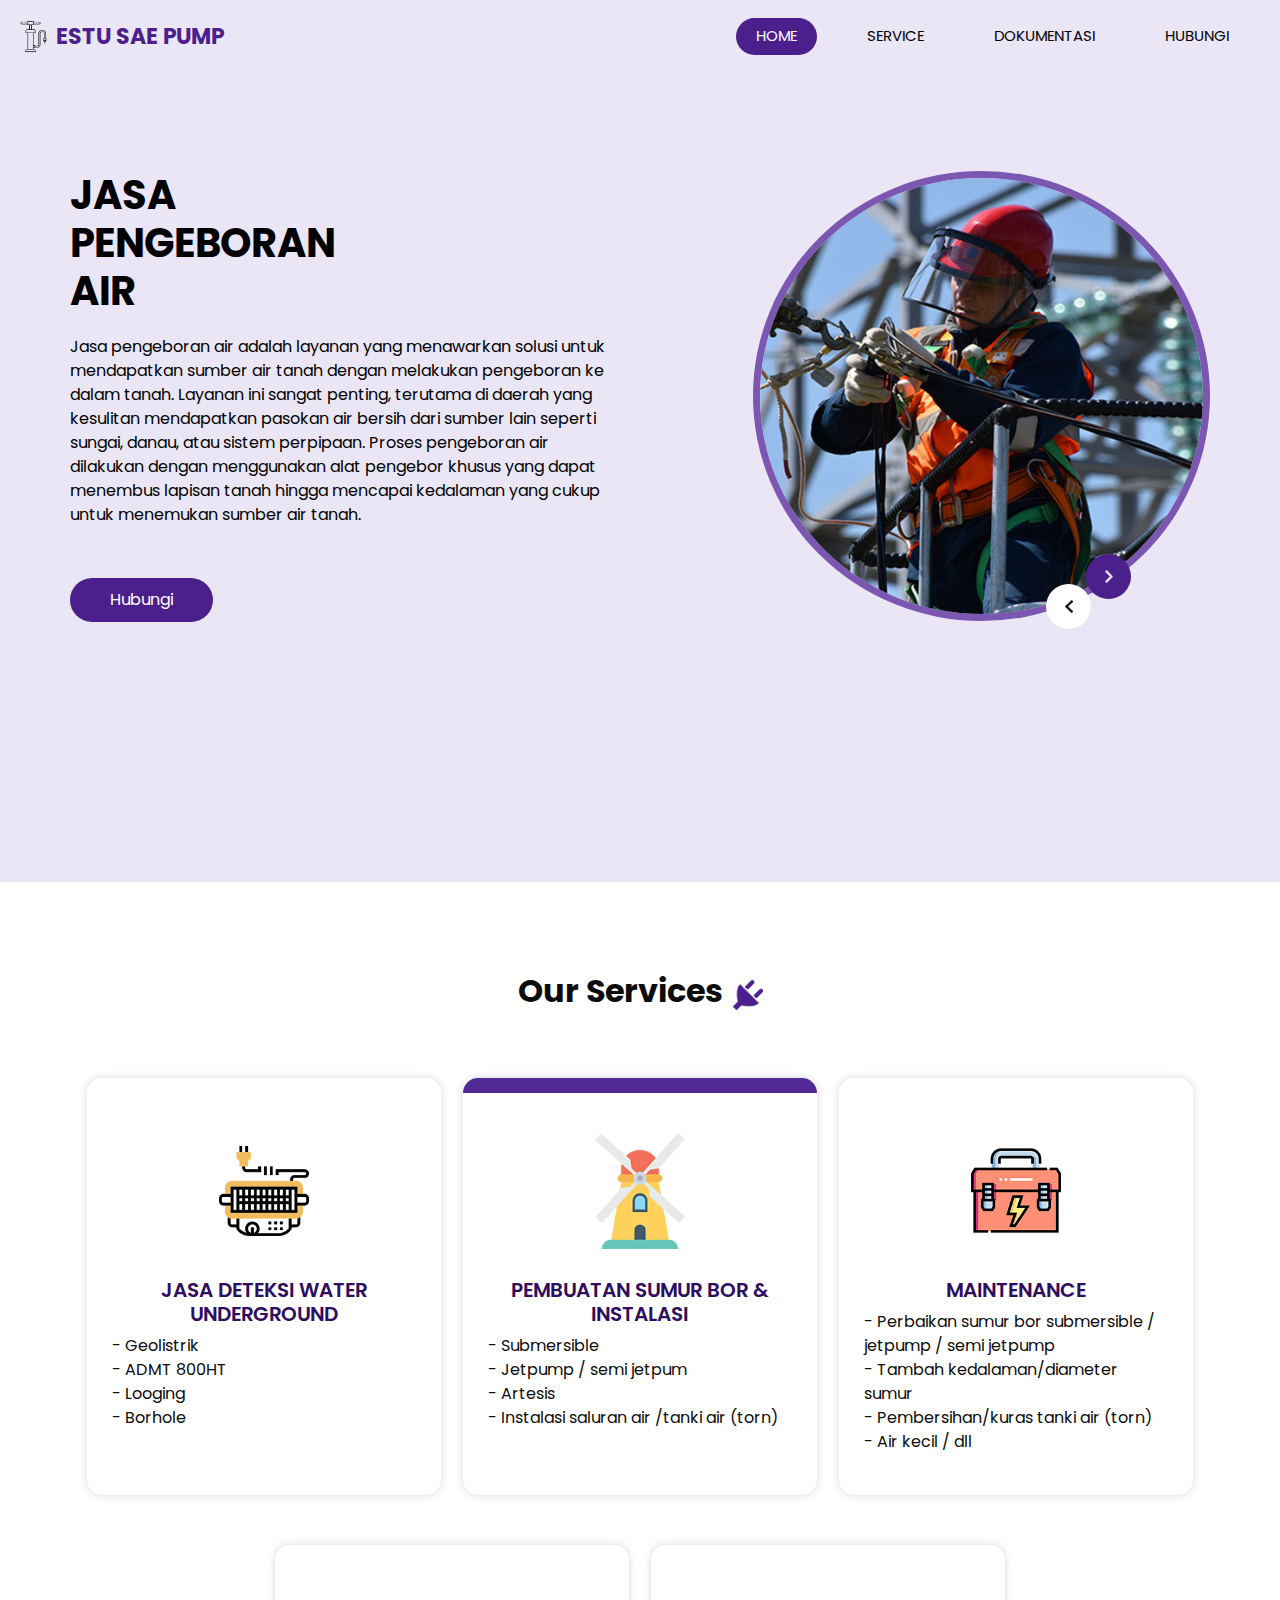
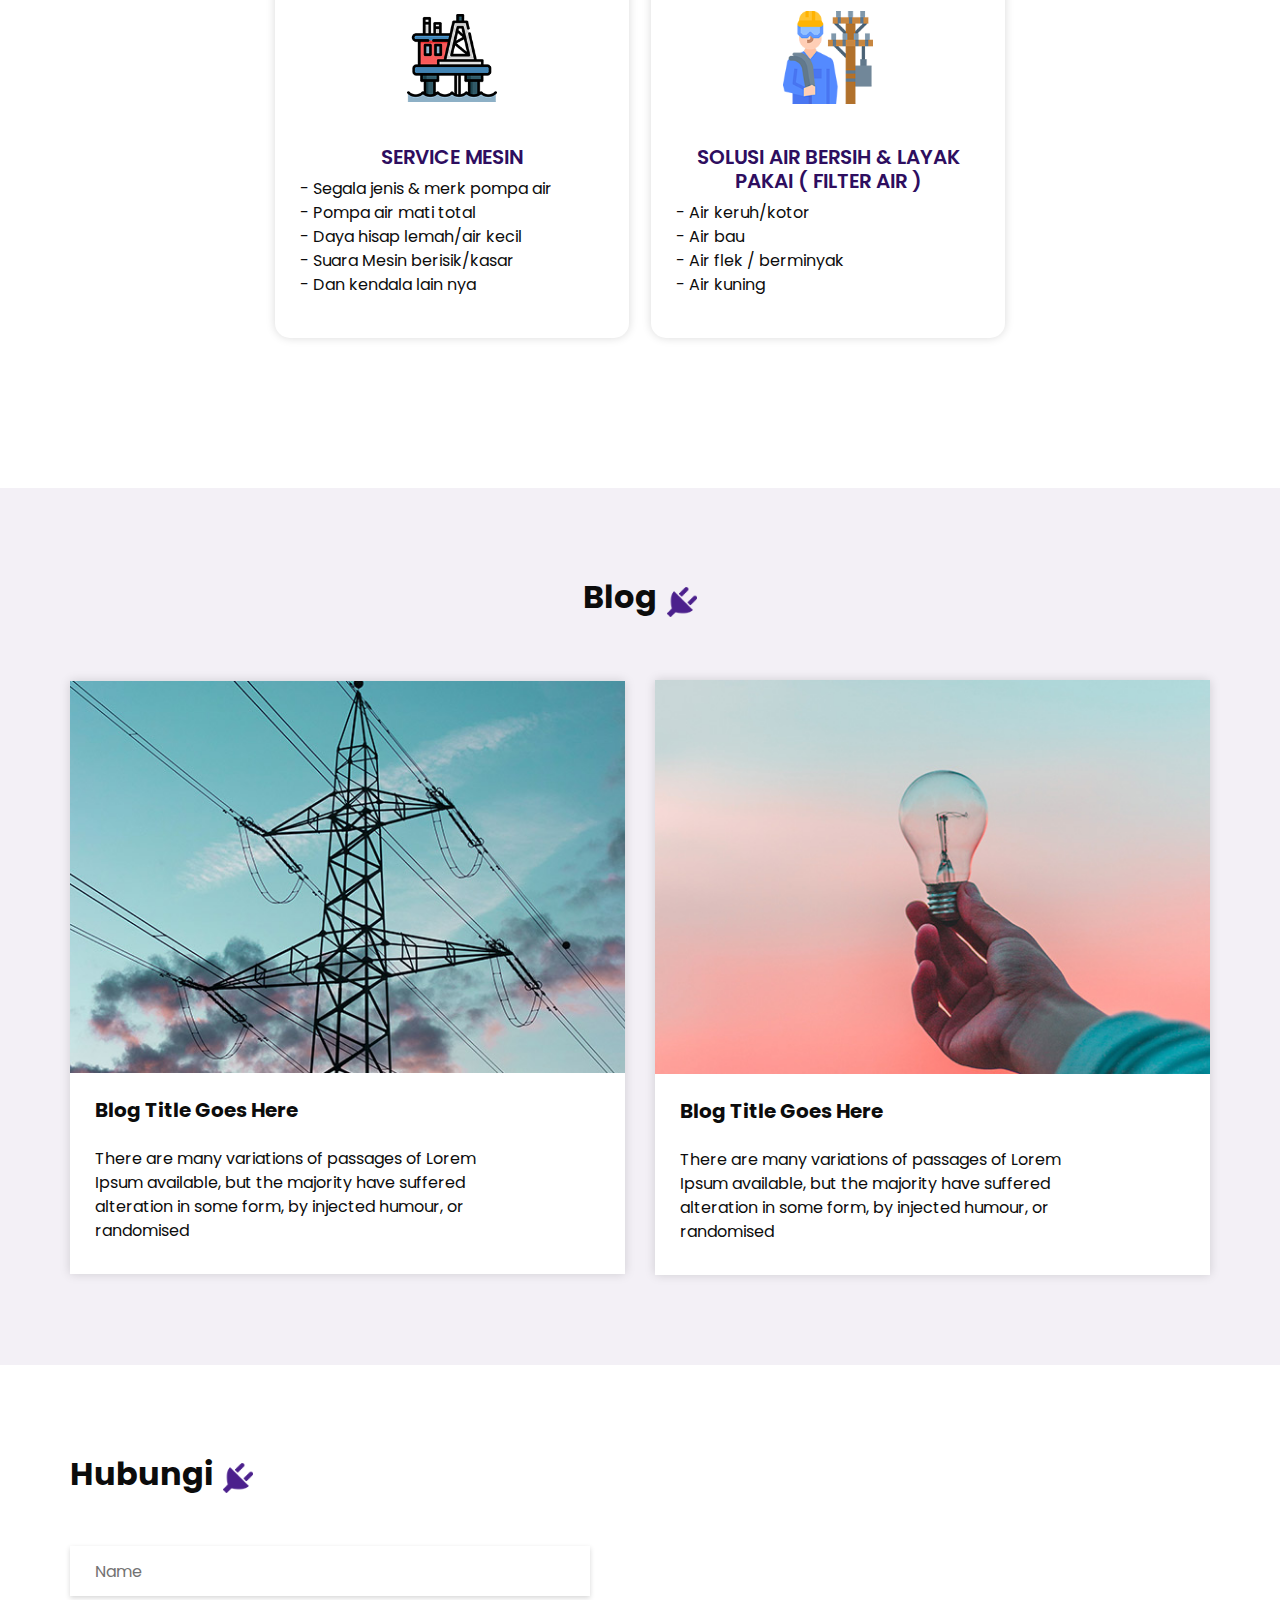
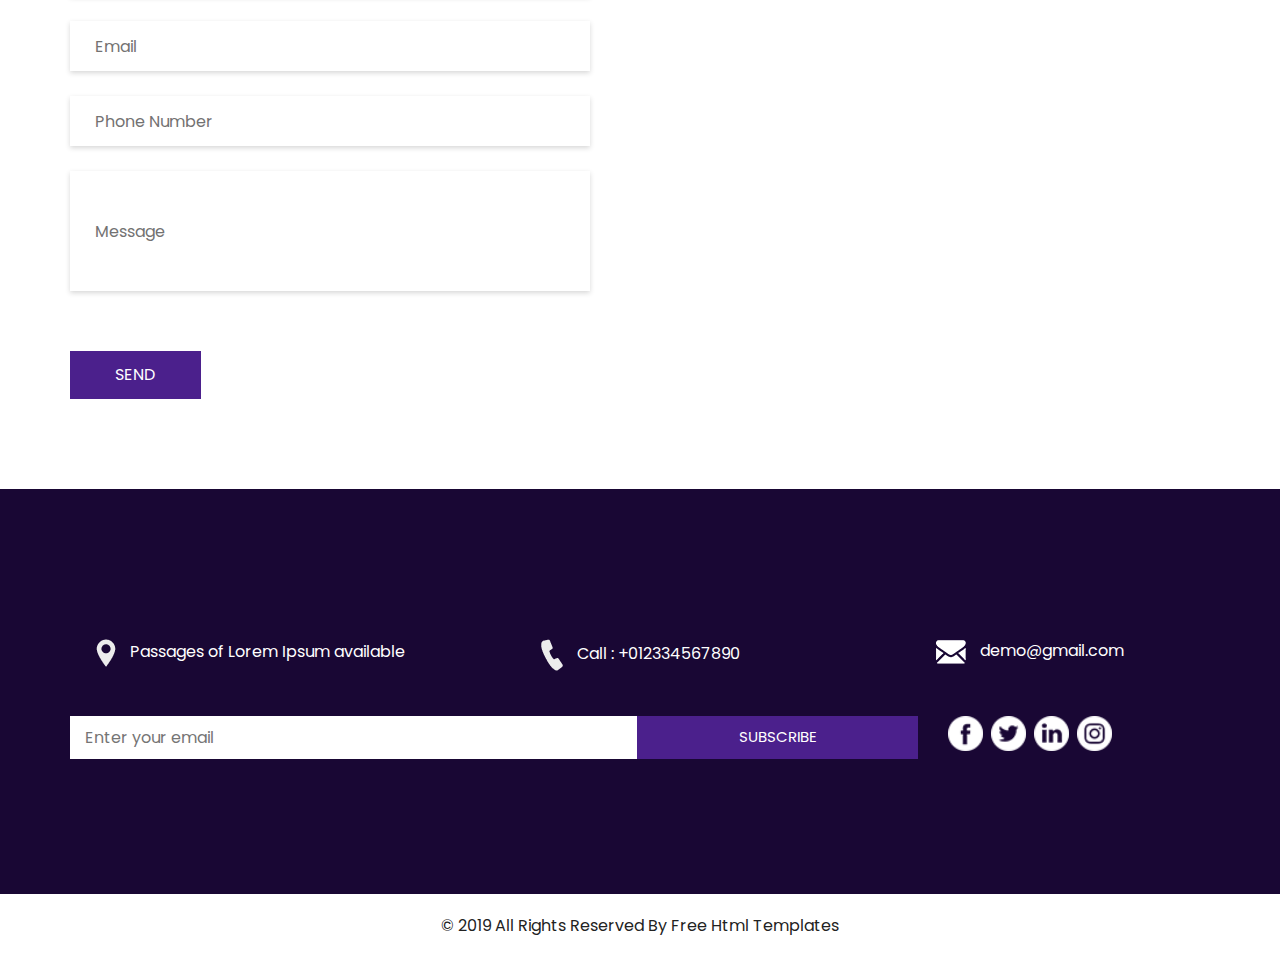
<file: index.html>
<!DOCTYPE html>
<html>

<head>
  <!-- Basic -->
  <meta charset="utf-8" />
  <meta http-equiv="X-UA-Compatible" content="IE=edge" />
  <!-- Mobile Metas -->
  <meta name="viewport" content="width=device-width, initial-scale=1, shrink-to-fit=no" />
  <!-- Site Metas -->
  <meta name="keywords" content="" />
  <meta name="description" content="" />
  <meta name="author" content="" />

  <title>ESTU SAE PUMP</title>

  <!-- slider stylesheet -->
  <link rel="stylesheet" type="text/css" href="https://cdnjs.cloudflare.com/ajax/libs/OwlCarousel2/2.1.3/assets/owl.carousel.min.css" />

  <!-- bootstrap core css -->
  <link rel="stylesheet" type="text/css" href="css/bootstrap.css" />

  <!-- fonts style -->
  <link href="https://fonts.googleapis.com/css?family=Poppins:400,600,700&display=swap" rel="stylesheet">
  <!-- Custom styles for this template -->
  <link href="css/style.css" rel="stylesheet" />
  <!-- responsive style -->
  <link href="css/responsive.css" rel="stylesheet" />
</head>

<body>

  <div class="hero_area">
    <!-- header section strats -->
    <header class="header_section">
      <div class="container">
        <nav class="navbar navbar-expand-lg fixed-top custom_nav-container ">
          <a class="navbar-brand" href="#home">
            <img src="images/logo-1.png" alt="">
            <span>
              ESTU SAE PUMP
            </span>
          </a>
          <button class="navbar-toggler" type="button" data-toggle="collapse" data-target="#navbarSupportedContent" aria-controls="navbarSupportedContent" aria-expanded="false" aria-label="Toggle navigation">
            <span class="s-1"> </span>
            <span class="s-2"> </span>
            <span class="s-3"> </span>
          </button>

          <div class="collapse navbar-collapse" id="navbarSupportedContent">
            <div class="d-flex ml-auto flex-column flex-lg-row align-items-center">
              <ul class="navbar-nav  ">
                <li class="nav-item active">
                  <a class="nav-link" href="#home">Home <span class="sr-only">(current)</span></a>
                </li>
                <li class="nav-item">
                  <a class="nav-link" href="#service"> Service </a>
                </li>
                <li class="nav-item">
                  <a class="nav-link" href="#dokumentasi"> Dokumentasi </a>
                </li>
                <li class="nav-item">
                  <a class="nav-link" href="#hubungi"> Hubungi </a>
                </li>
              </ul>
            </div>
          </div>
        </nav>
      </div>
    </header>
    <!-- end header section -->

    <!-- slider section -->
    <section class=" slider_section " id="home">
      <div class="container">
        <div class="row">
          <div class="col-md-6 ">
            <div class="detail_box">
              <h1>
                Jasa <br>
                Pengeboran <br>
                Air
              </h1>
              <p>
                Jasa pengeboran air adalah layanan yang menawarkan solusi untuk mendapatkan sumber air tanah dengan melakukan pengeboran ke dalam tanah. Layanan ini sangat penting, terutama di daerah yang kesulitan mendapatkan pasokan air bersih dari sumber lain seperti sungai, danau, atau sistem perpipaan. Proses pengeboran air dilakukan dengan menggunakan alat pengebor khusus yang dapat menembus lapisan tanah hingga mencapai kedalaman yang cukup untuk menemukan sumber air tanah.
              </p>
              <a href="" class="">
                Hubungi
            </div>
          </div>
          <div class="col-lg-5 col-md-6 offset-lg-1">
            <div class="img_content">
              <div class="img_container">
                <div id="carouselExampleControls" class="carousel slide" data-ride="carousel">
                  <div class="carousel-inner">
                    <div class="carousel-item active">
                      <div class="img-box">
                        <img src="images/slider-img.jpg" alt="">
                      </div>
                    </div>
                    <div class="carousel-item">
                      <div class="img-box">
                        <img src="images/slider-img.jpg" alt="">
                      </div>
                    </div>
                    <div class="carousel-item">
                      <div class="img-box">
                        <img src="images/slider-img.jpg" alt="">
                      </div>
                    </div>
                  </div>
                </div>
              </div>
              <a class="carousel-control-prev" href="#carouselExampleControls" role="button" data-slide="prev">
                <span class="sr-only">Previous</span>
              </a>
              <a class="carousel-control-next" href="#carouselExampleControls" role="button" data-slide="next">
                <span class="sr-only">Next</span>
              </a>
            </div>

          </div>
        </div>
      </div>
    </section>
    <!-- end slider section -->
  </div>


  <!-- service section -->
  <section class="service_section layout_padding" id="service">
    <div class="container">
      <div class="heading_container">
        <h2>
          Our Services
        </h2>
        <img src="images/plug.png" alt="">
      </div>

      <div class="service_container">
        <div class="box">
          <div class="img-box">
            <img src="images/s1.png" class="img1" alt="">
          </div>
          <div class="detail-box">
            <h5>
              JASA DETEKSI WATER UNDERGROUND
            </h5>
            <p class="keterangan">
              - Geolistrik<br>
              - ADMT 800HT<br>
              - Looging<br>
              - Borhole
            </p>
          </div>
        </div>
        <div class="box active">
          <div class="img-box">
            <img src="images/s2.png" class="img1" alt="">
          </div>
          <div class="detail-box">
            <h5>
              PEMBUATAN SUMUR BOR & INSTALASI
            </h5>
            <p class="keterangan">
              - Submersible<br>
              - Jetpump / semi jetpum<br>
              - Artesis <br>
              - Instalasi saluran air /tanki air (torn)
            </p>
          </div>
        </div>
        <div class="box">
          <div class="img-box">
            <img src="images/s3.png" class="img1" alt="">
          </div>
          <div class="detail-box">
            <h5>
              MAINTENANCE
            </h5>
            <p class="keterangan">
              - Perbaikan sumur bor submersible / jetpump / semi jetpump<br>
              - Tambah kedalaman/diameter sumur<br>
              - Pembersihan/kuras tanki air (torn)<br>
              - Air kecil / dll
            </p>
          </div>
        </div>
        <div class="box ">
          <div class="img-box">
            <img src="images/s4.png" class="img1" alt="">
          </div>
          <div class="detail-box">
            <h5>
              SERVICE MESIN
            </h5>
            <p class="keterangan">
              - Segala jenis & merk pompa air <br>
              - Pompa air mati total <br>
              - Daya hisap lemah/air kecil <br>
              - Suara Mesin berisik/kasar <br>
              - Dan kendala lain nya <br>
            </p>
          </div>
        </div>
        <div class="box">
          <div class="img-box">
            <img src="images/s5.png" class="img1" alt="">
          </div>
          <div class="detail-box">
            <h5>
              SOLUSI AIR BERSIH & LAYAK PAKAI ( FILTER AIR )
            </h5>
            <p class="keterangan">
              - Air keruh/kotor <br>
              - Air bau <br>
              - Air flek / berminyak <br>
              - Air kuning
            </p>
          </div>
        </div>
      </div>
    </div>
  </section>
  <!-- end service section -->

  <!-- about section -->
  <!-- <section class="about_section layout_padding">
    <div class="container">
      <div class="row">
        <div class="col-md-6">
          <div class="detail-box">
            <div class="heading_container">
              <h2>
                About Us
              </h2>
              <img src="images/plug.png" alt="">
            </div>
            <p>
              Lorem ipsum dolor sit amet, consectetur adipiscing elit, sed do
              eiusmod tempor incididunt ut labore et dolore magna aliqua. Ut
              enim ad minim veniam, quis nostrud exercitation ullamco laboris
              nisi ut aliquip ex ea commodo consequat. Duis aute irure dolor
              in reprehenderit in voluptate velit
            </p>
            <a href="">
              Read More
            </a>
          </div>
        </div>
        <div class="col-md-6">
          <div class="img_container">
            <div class="img-box b1">
              <img src="images/about-img1.jpg" alt="" />
            </div>
            <div class="img-box b2">
              <img src="images/about-img2.jpg" alt="" />
            </div>
          </div>

        </div>

      </div>
    </div>
  </section> -->

  <!-- end about section -->




  <!-- blog section -->

  <section class="blog_section about_section layout_padding" id="dokumentasi">
    <div class="container">
      <div class="heading_container">
        <h2>
          Blog
        </h2>
        <img src="images/plug.png" alt="">
      </div>
      <div class="row">
        <div class="col-md-6">
          <div class="box">
            <div class="img-box">
              <img src="images/blog1.jpg" alt="">
            </div>
            <div class="detail-box">
              <h5>
                Blog Title Goes Here
              </h5>
              <p>
                There are many variations of passages of Lorem Ipsum available, but the majority have suffered alteration in some form, by injected humour, or randomised
              </p>
            </div>
          </div>
        </div>
        <div class="col-md-6">
          <div class="box">
            <div class="img-box">
              <img src="images/blog2.jpg" alt="">
            </div>
            <div class="detail-box">
              <h5>
                Blog Title Goes Here
              </h5>
              <p>
                There are many variations of passages of Lorem Ipsum available, but the majority have suffered alteration in some form, by injected humour, or randomised
              </p>
            </div>
          </div>
        </div>
      </div>
    </div>
  </section>

  <!-- end blog section -->



  <!-- contact section -->

  <section class="contact_section layout_padding" id="hubungi">
    <div class="container ">
      <div class="heading_container">
        <h2>
          Hubungi
        </h2>
        <img src="images/plug.png" alt="">
      </div>
    </div>
    <div class="container">
      <div class="row">
        <div class="col-md-6">
          <form action="">
            <div>
              <input type="text" placeholder="Name" />
            </div>
            <div>
              <input type="email" placeholder="Email" />
            </div>
            <div>
              <input type="text" placeholder="Phone Number" />
            </div>
            <div>
              <input type="text" class="message-box" placeholder="Message" />
            </div>
            <div class="d-flex ">
              <button>
                SEND
              </button>
            </div>
          </form>
        </div>
        <div class="col-md-6">
          <div class="map_container">
            <div class="map-responsive">
              <iframe src="https://www.google.com/maps/embed/v1/place?key=AIzaSyA0s1a7phLN0iaD6-UE7m4qP-z21pH0eSc&q=Eiffel+Tower+Paris+France" width="600" height="300" frameborder="0" style="border:0; width: 100%; height:100%" allowfullscreen></iframe>
            </div>
          </div>
        </div>
      </div>
    </div>
  </section>

  <!-- end contact section -->


  <!-- info section -->

  <section class="info_section layout_padding">
    <div class="container">
      <div class="info_contact">
        <div class="row">
          <div class="col-md-4">
            <a href="">
              <img src="images/location-white.png" alt="">
              <span>
                Passages of Lorem Ipsum available
              </span>
            </a>
          </div>
          <div class="col-md-4">
            <a href="">
              <img src="images/telephone-white.png" alt="">
              <span>
                Call : +012334567890
              </span>
            </a>
          </div>
          <div class="col-md-4">
            <a href="">
              <img src="images/envelope-white.png" alt="">
              <span>
                demo@gmail.com
              </span>
            </a>
          </div>
        </div>
      </div>
      <div class="row">
        <div class="col-md-8 col-lg-9">
          <div class="info_form">
            <form action="">
              <input type="text" placeholder="Enter your email">
              <button>
                subscribe
              </button>
            </form>
          </div>
        </div>
        <div class="col-md-4 col-lg-3">
          <div class="info_social">
            <div>
              <a href="">
                <img src="images/fb.png" alt="">
              </a>
            </div>
            <div>
              <a href="">
                <img src="images/twitter.png" alt="">
              </a>
            </div>
            <div>
              <a href="">
                <img src="images/linkedin.png" alt="">
              </a>
            </div>
            <div>
              <a href="">
                <img src="images/instagram.png" alt="">
              </a>
            </div>
          </div>
        </div>
      </div>

    </div>
  </section>

  <!-- end info section -->

  <!-- footer section -->
  <footer class="container-fluid footer_section">
    <div class="container">
      <div class="row">
        <div class="col-lg-7 col-md-9 mx-auto">
          <p>
            &copy; 2019 All Rights Reserved By
            <a href="https://html.design/">Free Html Templates</a>
          </p>
        </div>
      </div>
    </div>
  </footer>
  <!-- footer section -->


  <script src="js/jquery-3.4.1.min.js"></script>
  <script src="js/bootstrap.js"></script>
  <script src="js/navbar.js"></script>

</body>

</html>
</file>
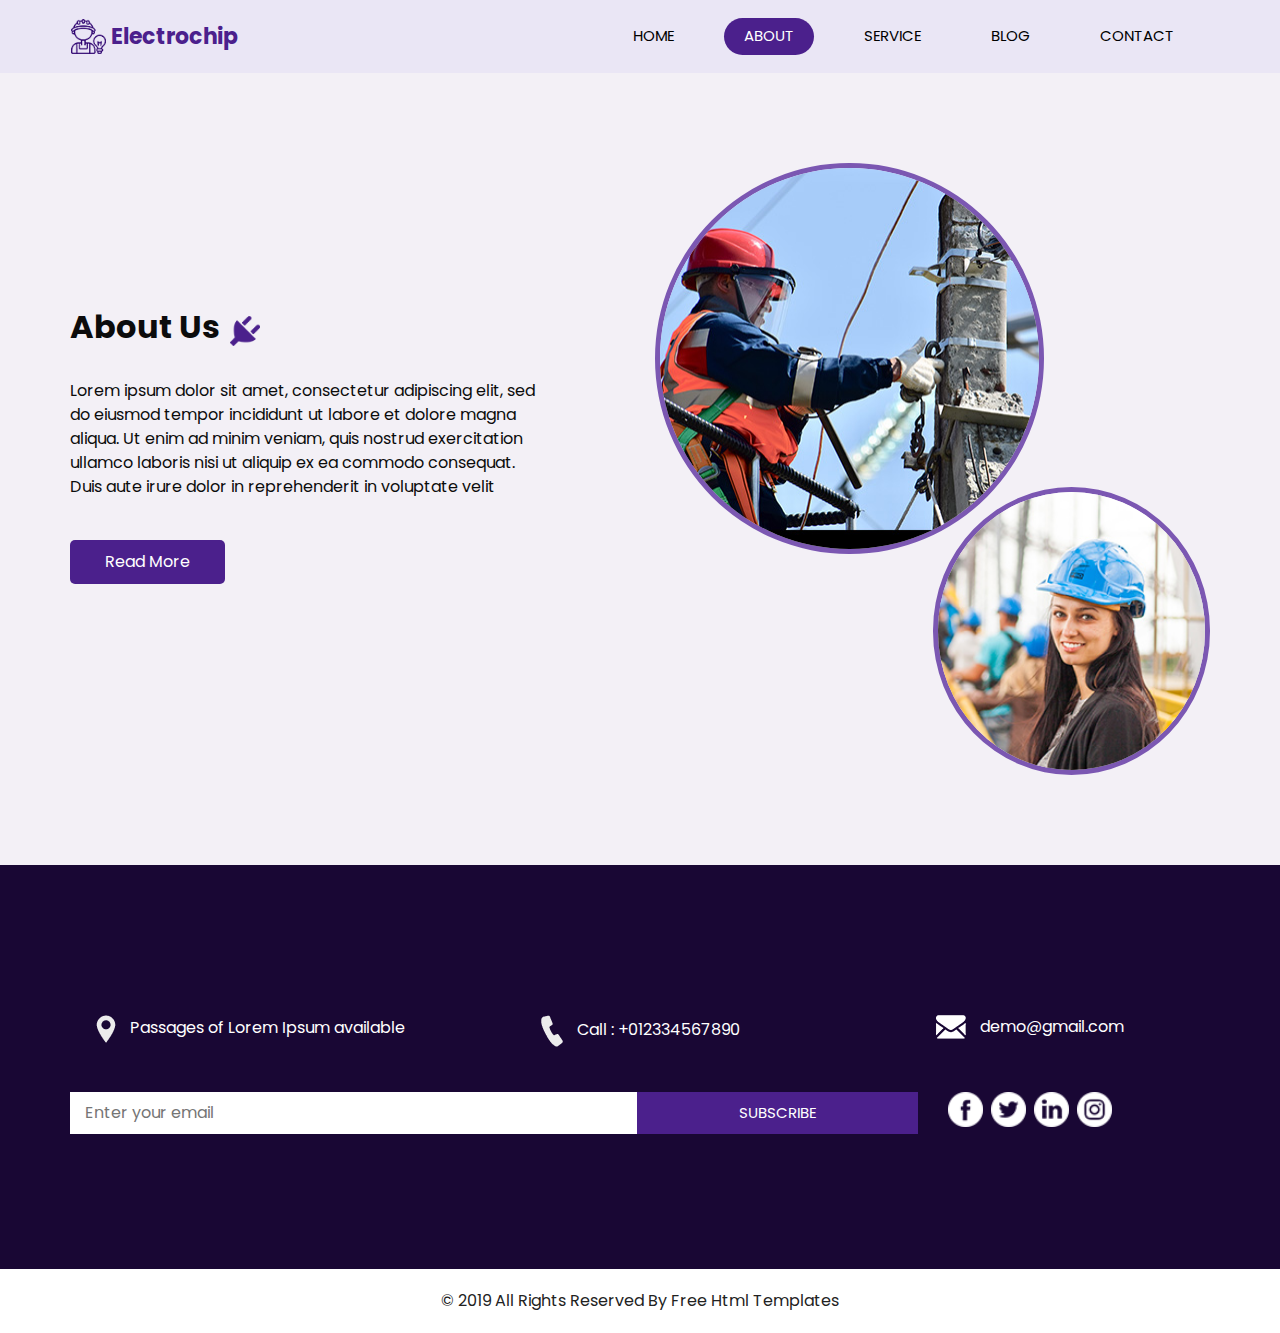
<file: about.html>
<!DOCTYPE html>
<html>

<head>
  <!-- Basic -->
  <meta charset="utf-8" />
  <meta http-equiv="X-UA-Compatible" content="IE=edge" />
  <!-- Mobile Metas -->
  <meta name="viewport" content="width=device-width, initial-scale=1, shrink-to-fit=no" />
  <!-- Site Metas -->
  <meta name="keywords" content="" />
  <meta name="description" content="" />
  <meta name="author" content="" />

  <title>Electrochip</title>

  <!-- slider stylesheet -->
  <link rel="stylesheet" type="text/css" href="https://cdnjs.cloudflare.com/ajax/libs/OwlCarousel2/2.1.3/assets/owl.carousel.min.css" />

  <!-- bootstrap core css -->
  <link rel="stylesheet" type="text/css" href="css/bootstrap.css" />

  <!-- fonts style -->
  <link href="https://fonts.googleapis.com/css?family=Poppins:400,600,700&display=swap" rel="stylesheet">
  <!-- Custom styles for this template -->
  <link href="css/style.css" rel="stylesheet" />
  <!-- responsive style -->
  <link href="css/responsive.css" rel="stylesheet" />
</head>

<body class="sub_page">

  <div class="hero_area">
    <!-- header section strats -->
    <header class="header_section">
      <div class="container">
        <nav class="navbar navbar-expand-lg custom_nav-container ">
          <a class="navbar-brand" href="index.html">
            <img src="images/logo.png" alt="">
            <span>
              Electrochip
            </span>
          </a>
          <button class="navbar-toggler" type="button" data-toggle="collapse" data-target="#navbarSupportedContent" aria-controls="navbarSupportedContent" aria-expanded="false" aria-label="Toggle navigation">
            <span class="s-1"> </span>
            <span class="s-2"> </span>
            <span class="s-3"> </span>
          </button>

          <div class="collapse navbar-collapse" id="navbarSupportedContent">
            <div class="d-flex ml-auto flex-column flex-lg-row align-items-center">
              <ul class="navbar-nav  ">
                <li class="nav-item ">
                  <a class="nav-link" href="index.html">Home <span class="sr-only">(current)</span></a>
                </li>
                <li class="nav-item active">
                  <a class="nav-link" href="about.html"> About</a>
                </li>
                <li class="nav-item">
                  <a class="nav-link" href="service.html"> Service </a>
                </li>
                <li class="nav-item">
                  <a class="nav-link" href="blog.html"> Blog </a>
                </li>
                <li class="nav-item">
                  <a class="nav-link" href="contact.html">Contact </a>
                </li>
              </ul>
            </div>
          </div>
        </nav>
      </div>
    </header>
    <!-- end header section -->
  </div>



  <!-- about section -->
  <section class="about_section layout_padding">
    <div class="container">
      <div class="row">
        <div class="col-md-6">
          <div class="detail-box">
            <div class="heading_container">
              <h2>
                About Us
              </h2>
              <img src="images/plug.png" alt="">
            </div>
            <p>
              Lorem ipsum dolor sit amet, consectetur adipiscing elit, sed do
              eiusmod tempor incididunt ut labore et dolore magna aliqua. Ut
              enim ad minim veniam, quis nostrud exercitation ullamco laboris
              nisi ut aliquip ex ea commodo consequat. Duis aute irure dolor
              in reprehenderit in voluptate velit
            </p>
            <a href="">
              Read More
            </a>
          </div>
        </div>
        <div class="col-md-6">
          <div class="img_container">
            <div class="img-box b1">
              <img src="images/about-img1.jpg" alt="" />
            </div>
            <div class="img-box b2">
              <img src="images/about-img2.jpg" alt="" />
            </div>
          </div>

        </div>

      </div>
    </div>
  </section>

  <!-- end about section -->

  <!-- info section -->

  <section class="info_section layout_padding">
    <div class="container">
      <div class="info_contact">
        <div class="row">
          <div class="col-md-4">
            <a href="">
              <img src="images/location-white.png" alt="">
              <span>
                Passages of Lorem Ipsum available
              </span>
            </a>
          </div>
          <div class="col-md-4">
            <a href="">
              <img src="images/telephone-white.png" alt="">
              <span>
                Call : +012334567890
              </span>
            </a>
          </div>
          <div class="col-md-4">
            <a href="">
              <img src="images/envelope-white.png" alt="">
              <span>
                demo@gmail.com
              </span>
            </a>
          </div>
        </div>
      </div>
      <div class="row">
        <div class="col-md-8 col-lg-9">
          <div class="info_form">
            <form action="">
              <input type="text" placeholder="Enter your email">
              <button>
                subscribe
              </button>
            </form>
          </div>
        </div>
        <div class="col-md-4 col-lg-3">
          <div class="info_social">
            <div>
              <a href="">
                <img src="images/fb.png" alt="">
              </a>
            </div>
            <div>
              <a href="">
                <img src="images/twitter.png" alt="">
              </a>
            </div>
            <div>
              <a href="">
                <img src="images/linkedin.png" alt="">
              </a>
            </div>
            <div>
              <a href="">
                <img src="images/instagram.png" alt="">
              </a>
            </div>
          </div>
        </div>
      </div>

    </div>
  </section>

  <!-- end info section -->

  <!-- footer section -->
  <footer class="container-fluid footer_section">
    <div class="container">
      <div class="row">
        <div class="col-lg-7 col-md-9 mx-auto">
          <p>
            &copy; 2019 All Rights Reserved By
            <a href="https://html.design/">Free Html Templates</a>
          </p>
        </div>
      </div>
    </div>
  </footer>
  <!-- footer section -->


  <script src="js/jquery-3.4.1.min.js"></script>
  <script src="js/bootstrap.js"></script>

</body>

</html>
</file>
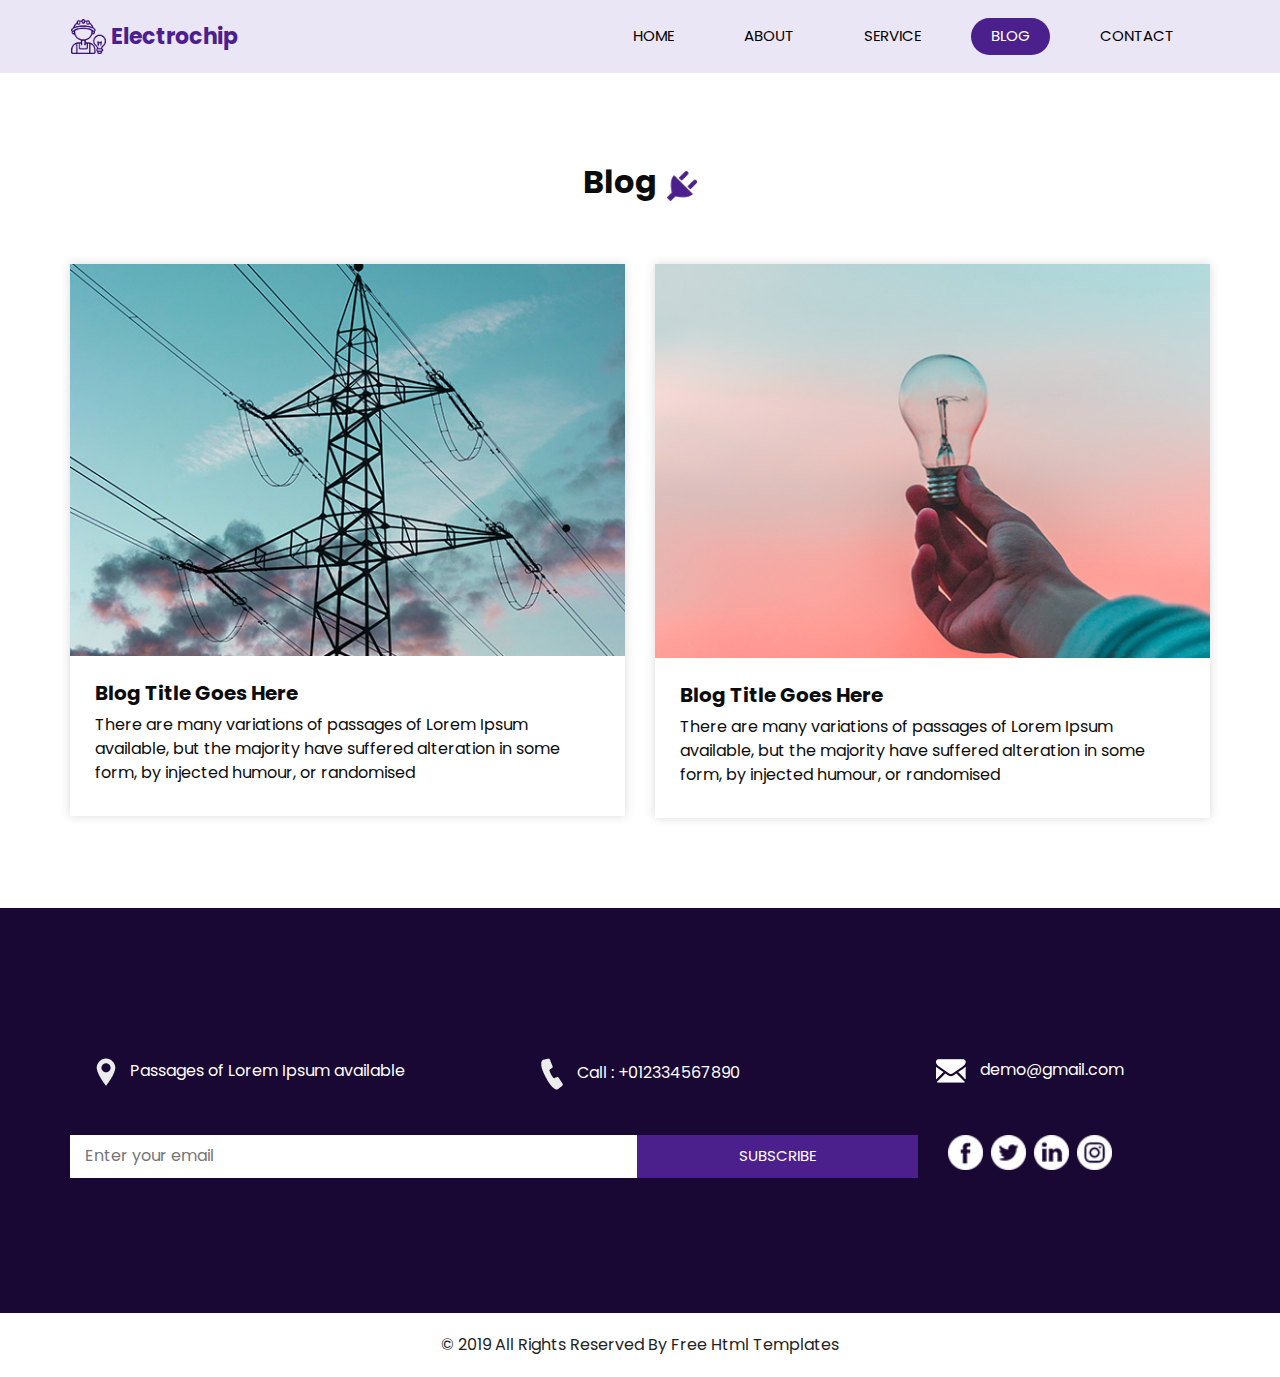
<file: blog.html>
<!DOCTYPE html>
<html>

<head>
  <!-- Basic -->
  <meta charset="utf-8" />
  <meta http-equiv="X-UA-Compatible" content="IE=edge" />
  <!-- Mobile Metas -->
  <meta name="viewport" content="width=device-width, initial-scale=1, shrink-to-fit=no" />
  <!-- Site Metas -->
  <meta name="keywords" content="" />
  <meta name="description" content="" />
  <meta name="author" content="" />

  <title>Electrochip</title>

  <!-- slider stylesheet -->
  <link rel="stylesheet" type="text/css" href="https://cdnjs.cloudflare.com/ajax/libs/OwlCarousel2/2.1.3/assets/owl.carousel.min.css" />

  <!-- bootstrap core css -->
  <link rel="stylesheet" type="text/css" href="css/bootstrap.css" />

  <!-- fonts style -->
  <link href="https://fonts.googleapis.com/css?family=Poppins:400,600,700&display=swap" rel="stylesheet">
  <!-- Custom styles for this template -->
  <link href="css/style.css" rel="stylesheet" />
  <!-- responsive style -->
  <link href="css/responsive.css" rel="stylesheet" />
</head>

<body class="sub_page">

  <div class="hero_area">
    <!-- header section strats -->
    <header class="header_section">
      <div class="container">
        <nav class="navbar navbar-expand-lg custom_nav-container ">
          <a class="navbar-brand" href="index.html">
            <img src="images/logo.png" alt="">
            <span>
              Electrochip
            </span>
          </a>
          <button class="navbar-toggler" type="button" data-toggle="collapse" data-target="#navbarSupportedContent" aria-controls="navbarSupportedContent" aria-expanded="false" aria-label="Toggle navigation">
            <span class="s-1"> </span>
            <span class="s-2"> </span>
            <span class="s-3"> </span>
          </button>

          <div class="collapse navbar-collapse" id="navbarSupportedContent">
            <div class="d-flex ml-auto flex-column flex-lg-row align-items-center">
              <ul class="navbar-nav  ">
                <li class="nav-item">
                  <a class="nav-link" href="index.html">Home <span class="sr-only">(current)</span></a>
                </li>
                <li class="nav-item">
                  <a class="nav-link" href="about.html"> About</a>
                </li>
                <li class="nav-item">
                  <a class="nav-link" href="service.html"> Service </a>
                </li>
                <li class="nav-item active">
                  <a class="nav-link" href="blog.html"> Blog </a>
                </li>
                <li class="nav-item">
                  <a class="nav-link" href="contact.html">Contact </a>
                </li>
              </ul>
            </div>
          </div>
        </nav>
      </div>
    </header>
    <!-- end header section -->
  </div>




  <!-- blog section -->

  <section class="blog_section layout_padding">
    <div class="container">
      <div class="heading_container">
        <h2>
          Blog
        </h2>
        <img src="images/plug.png" alt="">
      </div>
      <div class="row">
        <div class="col-md-6">
          <div class="box">
            <div class="img-box">
              <img src="images/blog1.jpg" alt="">
            </div>
            <div class="detail-box">
              <h5>
                Blog Title Goes Here
              </h5>
              <p>
                There are many variations of passages of Lorem Ipsum available, but the majority have suffered alteration in some form, by injected humour, or randomised
              </p>
            </div>
          </div>
        </div>
        <div class="col-md-6">
          <div class="box">
            <div class="img-box">
              <img src="images/blog2.jpg" alt="">
            </div>
            <div class="detail-box">
              <h5>
                Blog Title Goes Here
              </h5>
              <p>
                There are many variations of passages of Lorem Ipsum available, but the majority have suffered alteration in some form, by injected humour, or randomised
              </p>
            </div>
          </div>
        </div>
      </div>
    </div>
  </section>

  <!-- end blog section -->






  <!-- info section -->

  <section class="info_section layout_padding">
    <div class="container">
      <div class="info_contact">
        <div class="row">
          <div class="col-md-4">
            <a href="">
              <img src="images/location-white.png" alt="">
              <span>
                Passages of Lorem Ipsum available
              </span>
            </a>
          </div>
          <div class="col-md-4">
            <a href="">
              <img src="images/telephone-white.png" alt="">
              <span>
                Call : +012334567890
              </span>
            </a>
          </div>
          <div class="col-md-4">
            <a href="">
              <img src="images/envelope-white.png" alt="">
              <span>
                demo@gmail.com
              </span>
            </a>
          </div>
        </div>
      </div>
      <div class="row">
        <div class="col-md-8 col-lg-9">
          <div class="info_form">
            <form action="">
              <input type="text" placeholder="Enter your email">
              <button>
                subscribe
              </button>
            </form>
          </div>
        </div>
        <div class="col-md-4 col-lg-3">
          <div class="info_social">
            <div>
              <a href="">
                <img src="images/fb.png" alt="">
              </a>
            </div>
            <div>
              <a href="">
                <img src="images/twitter.png" alt="">
              </a>
            </div>
            <div>
              <a href="">
                <img src="images/linkedin.png" alt="">
              </a>
            </div>
            <div>
              <a href="">
                <img src="images/instagram.png" alt="">
              </a>
            </div>
          </div>
        </div>
      </div>

    </div>
  </section>

  <!-- end info section -->


  <!-- footer section -->
  <footer class="container-fluid footer_section">
    <div class="container">
      <div class="row">
        <div class="col-lg-7 col-md-9 mx-auto">
          <p>
            &copy; 2019 All Rights Reserved By
            <a href="https://html.design/">Free Html Templates</a>
          </p>
        </div>
      </div>
    </div>
  </footer>
  <!-- footer section -->


  <script src="js/jquery-3.4.1.min.js"></script>
  <script src="js/bootstrap.js"></script>

</body>

</html>
</file>
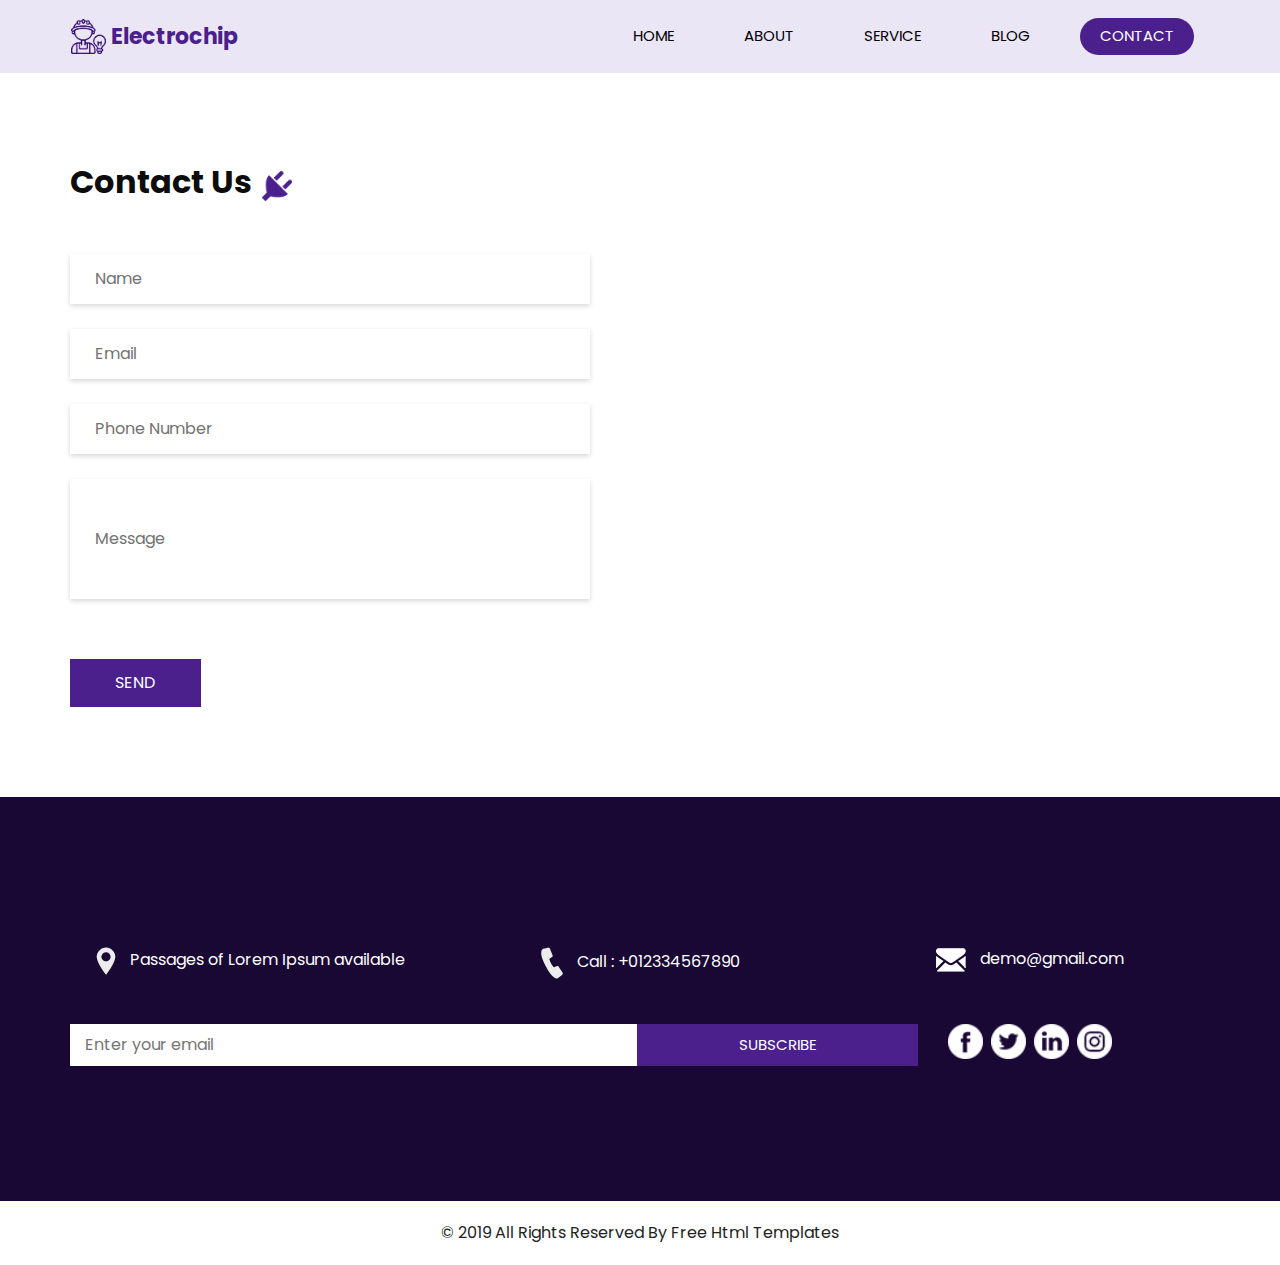
<file: contact.html>
<!DOCTYPE html>
<html>

<head>
  <!-- Basic -->
  <meta charset="utf-8" />
  <meta http-equiv="X-UA-Compatible" content="IE=edge" />
  <!-- Mobile Metas -->
  <meta name="viewport" content="width=device-width, initial-scale=1, shrink-to-fit=no" />
  <!-- Site Metas -->
  <meta name="keywords" content="" />
  <meta name="description" content="" />
  <meta name="author" content="" />

  <title>Electrochip</title>

  <!-- slider stylesheet -->
  <link rel="stylesheet" type="text/css" href="https://cdnjs.cloudflare.com/ajax/libs/OwlCarousel2/2.1.3/assets/owl.carousel.min.css" />

  <!-- bootstrap core css -->
  <link rel="stylesheet" type="text/css" href="css/bootstrap.css" />

  <!-- fonts style -->
  <link href="https://fonts.googleapis.com/css?family=Poppins:400,600,700&display=swap" rel="stylesheet">
  <!-- Custom styles for this template -->
  <link href="css/style.css" rel="stylesheet" />
  <!-- responsive style -->
  <link href="css/responsive.css" rel="stylesheet" />
</head>

<body class="sub_page">

  <div class="hero_area">
    <!-- header section strats -->
    <header class="header_section">
      <div class="container">
        <nav class="navbar navbar-expand-lg custom_nav-container ">
          <a class="navbar-brand" href="index.html">
            <img src="images/logo.png" alt="">
            <span>
              Electrochip
            </span>
          </a>
          <button class="navbar-toggler" type="button" data-toggle="collapse" data-target="#navbarSupportedContent" aria-controls="navbarSupportedContent" aria-expanded="false" aria-label="Toggle navigation">
            <span class="s-1"> </span>
            <span class="s-2"> </span>
            <span class="s-3"> </span>
          </button>

          <div class="collapse navbar-collapse" id="navbarSupportedContent">
            <div class="d-flex ml-auto flex-column flex-lg-row align-items-center">
              <ul class="navbar-nav  ">
                <li class="nav-item ">
                  <a class="nav-link" href="index.html">Home <span class="sr-only">(current)</span></a>
                </li>
                <li class="nav-item">
                  <a class="nav-link" href="about.html"> About</a>
                </li>
                <li class="nav-item">
                  <a class="nav-link" href="service.html"> Service </a>
                </li>
                <li class="nav-item">
                  <a class="nav-link" href="blog.html"> Blog </a>
                </li>
                <li class="nav-item active">
                  <a class="nav-link" href="contact.html">Contact </a>
                </li>
              </ul>
            </div>
          </div>
        </nav>
      </div>
    </header>
    <!-- end header section -->
  </div>


  <!-- contact section -->

  <section class="contact_section layout_padding">
    <div class="container ">
      <div class="heading_container">
        <h2>
          Contact Us
        </h2>
        <img src="images/plug.png" alt="">
      </div>
    </div>
    <div class="container">
      <div class="row">
        <div class="col-md-6">
          <form action="">
            <div>
              <input type="text" placeholder="Name" />
            </div>
            <div>
              <input type="email" placeholder="Email" />
            </div>
            <div>
              <input type="text" placeholder="Phone Number" />
            </div>
            <div>
              <input type="text" class="message-box" placeholder="Message" />
            </div>
            <div class="d-flex ">
              <button>
                SEND
              </button>
            </div>
          </form>
        </div>
        <div class="col-md-6">
          <div class="map_container">
            <div class="map-responsive">
              <iframe src="https://www.google.com/maps/embed/v1/place?key=AIzaSyA0s1a7phLN0iaD6-UE7m4qP-z21pH0eSc&q=Eiffel+Tower+Paris+France" width="600" height="300" frameborder="0" style="border:0; width: 100%; height:100%" allowfullscreen></iframe>
            </div>
          </div>
        </div>
      </div>
    </div>
  </section>

  <!-- end contact section -->


  <!-- info section -->

  <section class="info_section layout_padding">
    <div class="container">
      <div class="info_contact">
        <div class="row">
          <div class="col-md-4">
            <a href="">
              <img src="images/location-white.png" alt="">
              <span>
                Passages of Lorem Ipsum available
              </span>
            </a>
          </div>
          <div class="col-md-4">
            <a href="">
              <img src="images/telephone-white.png" alt="">
              <span>
                Call : +012334567890
              </span>
            </a>
          </div>
          <div class="col-md-4">
            <a href="">
              <img src="images/envelope-white.png" alt="">
              <span>
                demo@gmail.com
              </span>
            </a>
          </div>
        </div>
      </div>
      <div class="row">
        <div class="col-md-8 col-lg-9">
          <div class="info_form">
            <form action="">
              <input type="text" placeholder="Enter your email">
              <button>
                subscribe
              </button>
            </form>
          </div>
        </div>
        <div class="col-md-4 col-lg-3">
          <div class="info_social">
            <div>
              <a href="">
                <img src="images/fb.png" alt="">
              </a>
            </div>
            <div>
              <a href="">
                <img src="images/twitter.png" alt="">
              </a>
            </div>
            <div>
              <a href="">
                <img src="images/linkedin.png" alt="">
              </a>
            </div>
            <div>
              <a href="">
                <img src="images/instagram.png" alt="">
              </a>
            </div>
          </div>
        </div>
      </div>

    </div>
  </section>

  <!-- end info section -->

  <!-- footer section -->
  <footer class="container-fluid footer_section">
    <div class="container">
      <div class="row">
        <div class="col-lg-7 col-md-9 mx-auto">
          <p>
            &copy; 2019 All Rights Reserved By
            <a href="https://html.design/">Free Html Templates</a>
          </p>
        </div>
      </div>
    </div>
  </footer>
  <!-- footer section -->


  <script src="js/jquery-3.4.1.min.js"></script>
  <script src="js/bootstrap.js"></script>

</body>

</html>
</file>
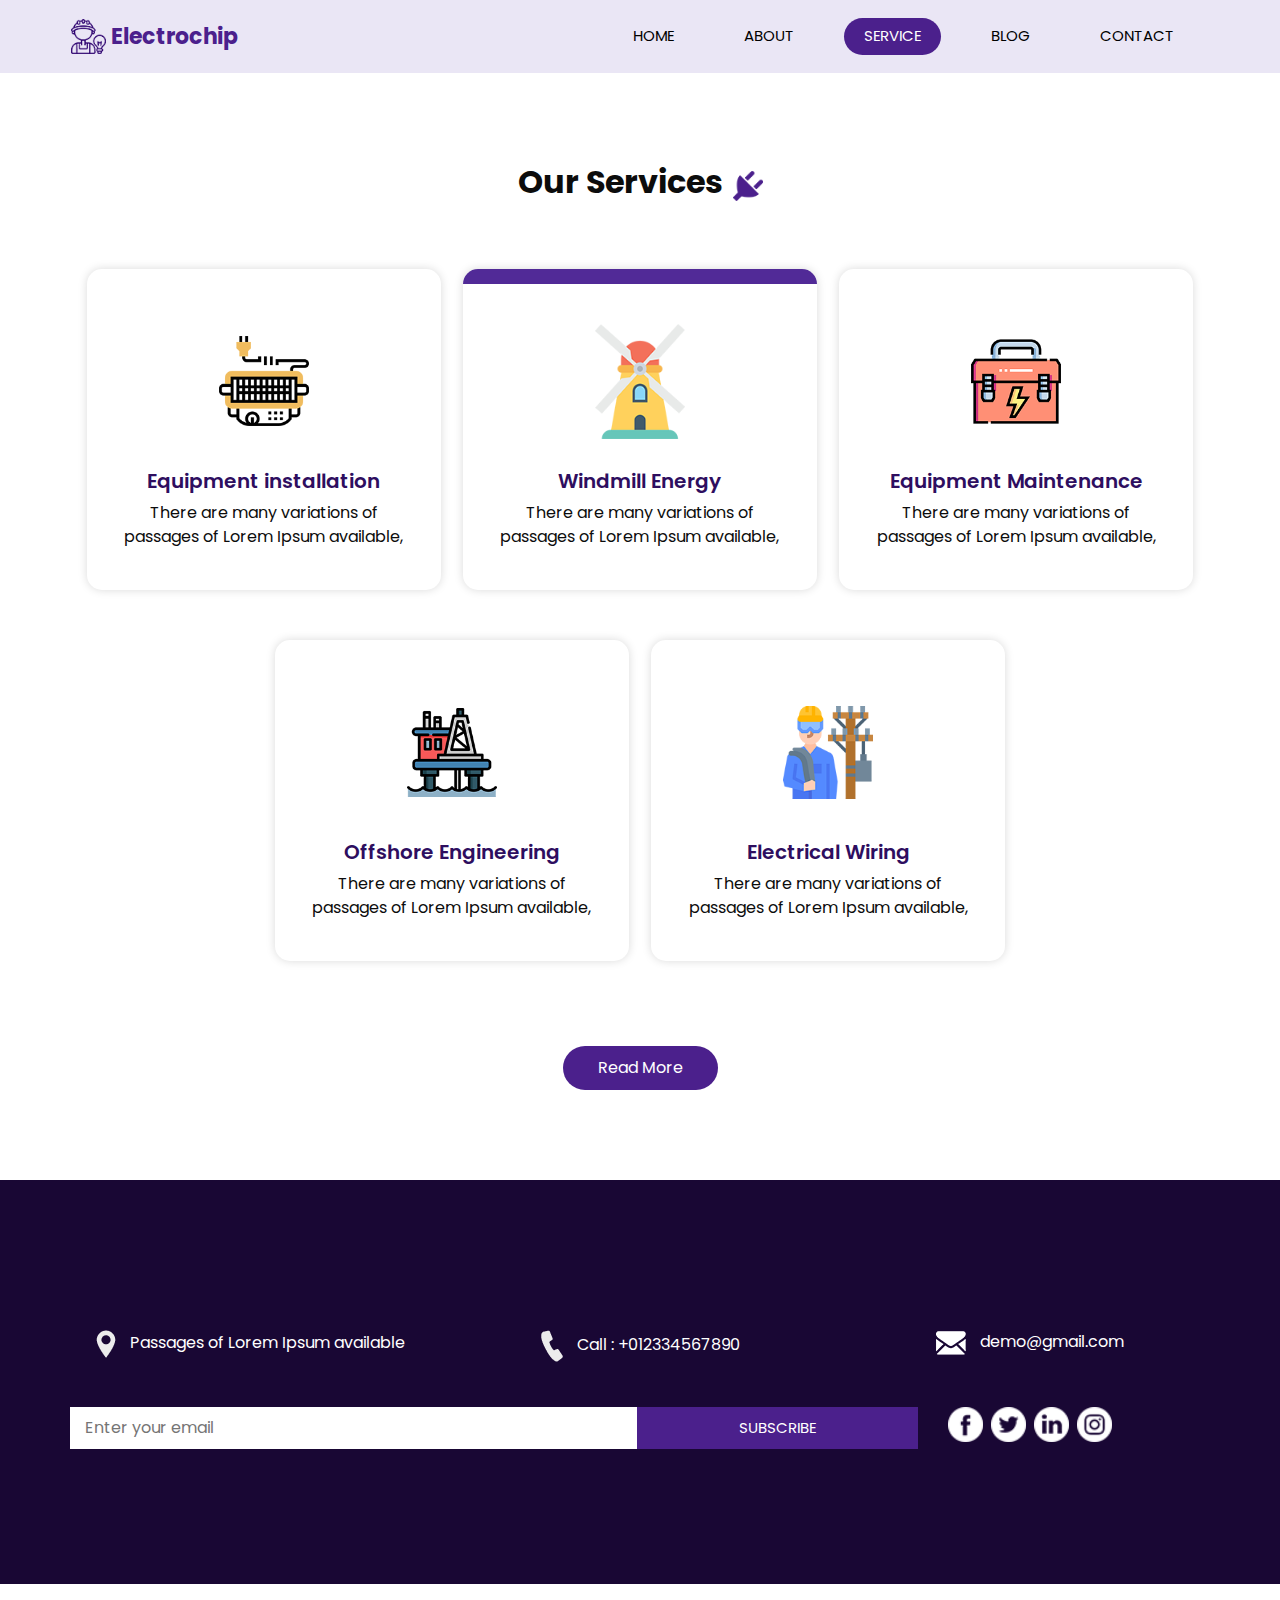
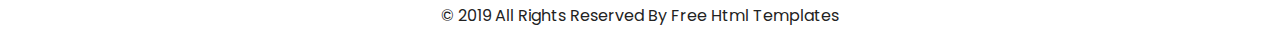
<file: service.html>
<!DOCTYPE html>
<html>

<head>
  <!-- Basic -->
  <meta charset="utf-8" />
  <meta http-equiv="X-UA-Compatible" content="IE=edge" />
  <!-- Mobile Metas -->
  <meta name="viewport" content="width=device-width, initial-scale=1, shrink-to-fit=no" />
  <!-- Site Metas -->
  <meta name="keywords" content="" />
  <meta name="description" content="" />
  <meta name="author" content="" />

  <title>Electrochip</title>

  <!-- slider stylesheet -->
  <link rel="stylesheet" type="text/css" href="https://cdnjs.cloudflare.com/ajax/libs/OwlCarousel2/2.1.3/assets/owl.carousel.min.css" />

  <!-- bootstrap core css -->
  <link rel="stylesheet" type="text/css" href="css/bootstrap.css" />

  <!-- fonts style -->
  <link href="https://fonts.googleapis.com/css?family=Poppins:400,600,700&display=swap" rel="stylesheet">
  <!-- Custom styles for this template -->
  <link href="css/style.css" rel="stylesheet" />
  <!-- responsive style -->
  <link href="css/responsive.css" rel="stylesheet" />
</head>

<body class="sub_page">

  <div class="hero_area">
    <!-- header section strats -->
    <header class="header_section">
      <div class="container">
        <nav class="navbar navbar-expand-lg custom_nav-container ">
          <a class="navbar-brand" href="index.html">
            <img src="images/logo.png" alt="">
            <span>
              Electrochip
            </span>
          </a>
          <button class="navbar-toggler" type="button" data-toggle="collapse" data-target="#navbarSupportedContent" aria-controls="navbarSupportedContent" aria-expanded="false" aria-label="Toggle navigation">
            <span class="s-1"> </span>
            <span class="s-2"> </span>
            <span class="s-3"> </span>
          </button>

          <div class="collapse navbar-collapse" id="navbarSupportedContent">
            <div class="d-flex ml-auto flex-column flex-lg-row align-items-center">
              <ul class="navbar-nav  ">
                <li class="nav-item ">
                  <a class="nav-link" href="index.html">Home <span class="sr-only">(current)</span></a>
                </li>
                <li class="nav-item">
                  <a class="nav-link" href="about.html"> About</a>
                </li>
                <li class="nav-item active">
                  <a class="nav-link" href="service.html"> Service </a>
                </li>
                <li class="nav-item">
                  <a class="nav-link" href="blog.html"> Blog </a>
                </li>
                <li class="nav-item">
                  <a class="nav-link" href="contact.html">Contact </a>
                </li>
              </ul>
            </div>
          </div>
        </nav>
      </div>
    </header>
    <!-- end header section -->
  </div>


  <!-- service section -->
  <section class="service_section layout_padding">
    <div class="container">
      <div class="heading_container">
        <h2>
          Our Services
        </h2>
        <img src="images/plug.png" alt="">
      </div>

      <div class="service_container">
        <div class="box">
          <div class="img-box">
            <img src="images/s1.png" class="img1" alt="">
          </div>
          <div class="detail-box">
            <h5>
              Equipment installation
            </h5>
            <p>
              There are many variations of passages of Lorem Ipsum available,
            </p>
          </div>
        </div>
        <div class="box active">
          <div class="img-box">
            <img src="images/s2.png" class="img1" alt="">
          </div>
          <div class="detail-box">
            <h5>
              Windmill Energy
            </h5>
            <p>
              There are many variations of passages of Lorem Ipsum available,
            </p>
          </div>
        </div>
        <div class="box">
          <div class="img-box">
            <img src="images/s3.png" class="img1" alt="">
          </div>
          <div class="detail-box">
            <h5>
              Equipment Maintenance
            </h5>
            <p>
              There are many variations of passages of Lorem Ipsum available,
            </p>
          </div>
        </div>
        <div class="box ">
          <div class="img-box">
            <img src="images/s4.png" class="img1" alt="">
          </div>
          <div class="detail-box">
            <h5>
              Offshore Engineering
            </h5>
            <p>
              There are many variations of passages of Lorem Ipsum available,
            </p>
          </div>
        </div>
        <div class="box">
          <div class="img-box">
            <img src="images/s5.png" class="img1" alt="">
          </div>
          <div class="detail-box">
            <h5>
              Electrical Wiring
            </h5>
            <p>
              There are many variations of passages of Lorem Ipsum available,
            </p>
          </div>
        </div>
      </div>
      <div class="btn-box">
        <a href="">
          Read More
        </a>
      </div>
    </div>
  </section>
  <!-- end service section -->


  <!-- info section -->

  <section class="info_section layout_padding">
    <div class="container">
      <div class="info_contact">
        <div class="row">
          <div class="col-md-4">
            <a href="">
              <img src="images/location-white.png" alt="">
              <span>
                Passages of Lorem Ipsum available
              </span>
            </a>
          </div>
          <div class="col-md-4">
            <a href="">
              <img src="images/telephone-white.png" alt="">
              <span>
                Call : +012334567890
              </span>
            </a>
          </div>
          <div class="col-md-4">
            <a href="">
              <img src="images/envelope-white.png" alt="">
              <span>
                demo@gmail.com
              </span>
            </a>
          </div>
        </div>
      </div>
      <div class="row">
        <div class="col-md-8 col-lg-9">
          <div class="info_form">
            <form action="">
              <input type="text" placeholder="Enter your email">
              <button>
                subscribe
              </button>
            </form>
          </div>
        </div>
        <div class="col-md-4 col-lg-3">
          <div class="info_social">
            <div>
              <a href="">
                <img src="images/fb.png" alt="">
              </a>
            </div>
            <div>
              <a href="">
                <img src="images/twitter.png" alt="">
              </a>
            </div>
            <div>
              <a href="">
                <img src="images/linkedin.png" alt="">
              </a>
            </div>
            <div>
              <a href="">
                <img src="images/instagram.png" alt="">
              </a>
            </div>
          </div>
        </div>
      </div>

    </div>
  </section>

  <!-- end info section -->

  <!-- footer section -->
  <footer class="container-fluid footer_section">
    <div class="container">
      <div class="row">
        <div class="col-lg-7 col-md-9 mx-auto">
          <p>
            &copy; 2019 All Rights Reserved By
            <a href="https://html.design/">Free Html Templates</a>
          </p>
        </div>
      </div>
    </div>
  </footer>
  <!-- footer section -->


  <script src="js/jquery-3.4.1.min.js"></script>
  <script src="js/bootstrap.js"></script>


</body>

</html>
</file>
<file: css/style.css>
body {
  font-family: "Poppins", sans-serif;
  color: #0c0c0c;
  background-color: #ffffff;
}

.layout_padding {
  padding-top: 90px;
  padding-bottom: 90px;
}

.layout_padding2 {
  padding-top: 45px;
  padding-bottom: 45px;
}

.layout_padding2-top {
  padding-top: 45px;
}

.layout_padding2-bottom {
  padding-bottom: 45px;
}

.layout_padding-top {
  padding-top: 90px;
}

.layout_padding-bottom {
  padding-bottom: 90px;
}

.heading_container {
  display: -webkit-box;
  display: -ms-flexbox;
  display: flex;
  -webkit-box-pack: start;
      -ms-flex-pack: start;
          justify-content: flex-start;
  -webkit-box-align: center;
      -ms-flex-align: center;
          align-items: center;
  text-align: center;
}

.heading_container h2 {
  position: relative;
  font-weight: bold;
  margin-right: 10px;
}

.heading_container img {
  width: 30px;
}

/*header section*/
.hero_area {
  height: 98vh;
  position: relative;
  display: -webkit-box;
  display: -ms-flexbox;
  display: flex;
  -webkit-box-orient: vertical;
  -webkit-box-direction: normal;
      -ms-flex-direction: column;
          flex-direction: column;
  background-color: #eae6f5;
}

.sub_page .hero_area {
  height: auto;
}

.header_section .container {
  padding: 0;
}

.header_section .nav_container {
  margin: 0 auto;
}

.custom_nav-container .navbar-nav .nav-item .nav-link {
  padding: 7px 20px;
  margin: 10px 15px;
  color: #000000;
  text-align: center;
  border-radius: 35px;
  text-transform: uppercase;
  font-size: 15px;
}

.custom_nav-container .navbar-nav .nav-item.active .nav-link, .custom_nav-container .navbar-nav .nav-item:hover .nav-link {
  background-color: #4b208c;
  color: #ffffff;
}

a,
a:hover,
a:focus {
  text-decoration: none;
}

a:hover,
a:focus {
  color: initial;
}

.btn,
.btn:focus {
  outline: none !important;
  -webkit-box-shadow: none;
          box-shadow: none;
}

.custom_nav-container .nav_search-btn {
  background-image: url(../images/search-icon.png);
  background-size: 22px;
  background-repeat: no-repeat;
  background-position-y: 7px;
  width: 35px;
  height: 35px;
  padding: 0;
  border: none;
}

.navbar-brand {
  display: -webkit-box;
  display: -ms-flexbox;
  display: flex;
  -webkit-box-align: center;
      -ms-flex-align: center;
          align-items: center;
}

.navbar-brand img {
  margin-right: 5px;
  width: 35px;
}

.navbar-brand span {
  font-size: 22px;
  font-weight: 700;
  color: #4b208c;
}

.custom_nav-container {
  z-index: 99999;
}

.navbar-expand-lg .navbar-collapse {
  -webkit-box-align: end;
      -ms-flex-align: end;
          align-items: flex-end;
}

.custom_nav-container .navbar-toggler {
  outline: none;
}

.custom_nav-container .navbar-toggler {
  padding: 0;
  width: 37px;
  height: 42px;
}

.custom_nav-container .navbar-toggler span {
  display: block;
  width: 35px;
  height: 4px;
  background-color: #190734;
  margin: 7px 0;
  -webkit-transition: all .3s;
  transition: all .3s;
}

.custom_nav-container .navbar-toggler[aria-expanded="true"] .s-1 {
  -webkit-transform: rotate(45deg);
          transform: rotate(45deg);
  margin: 0;
  margin-bottom: -4px;
}

.custom_nav-container .navbar-toggler[aria-expanded="true"] .s-2 {
  display: none;
}

.custom_nav-container .navbar-toggler[aria-expanded="true"] .s-3 {
  -webkit-transform: rotate(-45deg);
          transform: rotate(-45deg);
  margin: 0;
  margin-top: -4px;
}

.custom_nav-container .navbar-toggler[aria-expanded="false"] .s-1,
.custom_nav-container .navbar-toggler[aria-expanded="false"] .s-2,
.custom_nav-container .navbar-toggler[aria-expanded="false"] .s-3 {
  -webkit-transform: none;
          transform: none;
}

/*end header section*/
/* slider section */
.slider_section {
  -webkit-box-flex: 1;
      -ms-flex: 1;
          flex: 1;
  display: -webkit-box;
  display: -ms-flexbox;
  display: flex;
  -webkit-box-align: center;
      -ms-flex-align: center;
          align-items: center;
  position: relative;
  z-index: 2;
  color: #3b3a3a;
  padding-bottom: 90px;
}

.slider_section .row {
  -webkit-box-align: center;
      -ms-flex-align: center;
          align-items: center;
}

.slider_section .detail_box {
  color: #000000;
}

.slider_section .detail_box h1 {
  text-transform: uppercase;
  font-weight: bold;
}

.slider_section .detail_box p {
  margin-top: 20px;
}

.slider_section .detail_box a {
  display: inline-block;
  padding: 10px 40px;
  background-color: #4b208c;
  color: #ffffff;
  border-radius: 35px;
  margin-top: 35px;
}

.slider_section .detail_box a:hover {
  background-color: #5625a1;
}

.slider_section .img_container {
  border: 7px solid #7b57b2;
  border-radius: 100%;
  overflow: hidden;
}

.slider_section .img_container div#carouselExampleContarols {
  width: 100%;
  position: unset;
}

.slider_section .img_container .img-box img {
  width: 100%;
}

.slider_section .carousel-control-prev,
.slider_section .carousel-control-next {
  top: initial;
  left: initial;
  bottom: 5%;
  right: 10%;
  width: 45px;
  height: 45px;
  border: none;
  border-radius: 100%;
  opacity: 1;
  background-repeat: no-repeat;
  background-size: 8px;
  background-position: center;
}

.slider_section .carousel-control-prev {
  background-image: url(../images/prev.png);
  background-color: #ffffff;
  -webkit-transform: translate(-85px, 30px);
          transform: translate(-85px, 30px);
}

.slider_section .carousel-control-next {
  background-image: url(../images/next.png);
  background-color: #4b208c;
  -webkit-transform: translate(-45px, 0);
          transform: translate(-45px, 0);
}

.service_section {
  text-align: center;
  .keterangan{
    text-align: start;
  }
}



.service_section .heading_container {
  -webkit-box-pack: center;
      -ms-flex-pack: center;
          justify-content: center;
}

.service_section .service_container {
  display: -webkit-box;
  display: -ms-flexbox;
  display: flex;
  -webkit-box-pack: center;
      -ms-flex-pack: center;
          justify-content: center;
  padding: 35px 0;
  -ms-flex-wrap: wrap;
      flex-wrap: wrap;
}

.service_section .service_container .box {
  margin: 25px 1%;
  -ms-flex-preferred-size: 31%;
      flex-basis: 31%;
  padding: 35px 25px 25px;
  border-radius: 15px;
  -webkit-box-shadow: 0 0 10px 0 rgba(0, 0, 0, 0.15);
          box-shadow: 0 0 10px 0 rgba(0, 0, 0, 0.15);
  border-top: 15px solid transparent;
  overflow: hidden;
  -webkit-transition: all .1s;
  transition: all .1s;
}

.service_section .service_container .box .img-box {
  display: -webkit-box;
  display: -ms-flexbox;
  display: flex;
  -webkit-box-pack: center;
      -ms-flex-pack: center;
          justify-content: center;
  -webkit-box-align: center;
      -ms-flex-align: center;
          align-items: center;
  height: 125px;
}

.service_section .service_container .box .img-box img {
  width: 90px;
}

.service_section .service_container .box .detail-box {
  margin-top: 25px;
}

.service_section .service_container .box .detail-box h5 {
  color: #2e0e5f;
  font-weight: 600;
  position: relative;
}

.service_section .service_container .box:hover, .service_section .service_container .box.active {
  border-top: 15px solid #512a97;
}

.service_section .btn-box {
  display: -webkit-box;
  display: -ms-flexbox;
  display: flex;
  -webkit-box-pack: center;
      -ms-flex-pack: center;
          justify-content: center;
  margin-top: 25px;
}

.service_section .btn-box a {
  display: inline-block;
  padding: 10px 35px;
  background-color: #4b208c;
  color: #ffffff;
  border-radius: 35px;
}

.service_section .btn-box a:hover {
  background-color: #5625a1;
}

.about_section {
  background-color: #f3f0f6;
}

.about_section .row {
  -webkit-box-align: center;
      -ms-flex-align: center;
          align-items: center;
}

.about_section .img_container {
  display: -webkit-box;
  display: -ms-flexbox;
  display: flex;
  -webkit-box-orient: vertical;
  -webkit-box-direction: normal;
      -ms-flex-direction: column;
          flex-direction: column;
}

.about_section .img_container .img-box {
  border: 5px solid #7b57b2;
  border-radius: 100%;
  overflow: hidden;
}

.about_section .img_container .img-box.b1 {
  width: 70%;
}

.about_section .img_container .img-box.b2 {
  width: 50%;
  margin-left: auto;
  margin-top: -12%;
}

.about_section .img_container .img-box img {
  width: 100%;
}

.about_section .detail-box {
  margin-right: 15%;
}

.about_section .detail-box p {
  margin-top: 25px;
}

.about_section .detail-box a {
  display: inline-block;
  padding: 10px 35px;
  background-color: #4b208c;
  color: #ffffff;
  border-radius: 5px;
  margin: 25px 0 45px 0;
}

.about_section .detail-box a:hover {
  background-color: #5625a1;
}

.blog_section .heading_container {
  -webkit-box-pack: center;
      -ms-flex-pack: center;
          justify-content: center;
}

.blog_section .heading_container h2::before {
  background-color: #ffffff;
}

.blog_section .box {
  margin-top: 55px;
  background-color: #ffffff;
  -webkit-box-shadow: 0 0 10px 0 rgba(0, 0, 0, 0.15);
          box-shadow: 0 0 10px 0 rgba(0, 0, 0, 0.15);
}

.blog_section .box .img-box {
  position: relative;
}

.blog_section .box .img-box img {
  width: 100%;
}

.blog_section .box .detail-box {
  padding: 25px 25px 15px;
}

.blog_section .box .detail-box h5 {
  font-weight: bold;
}

.contact_section {
  position: relative;
}

.contact_section form {
  margin-top: 45px;
  padding-right: 35px;
}

.contact_section input {
  width: 100%;
  border: none;
  height: 50px;
  margin-bottom: 25px;
  padding-left: 25px;
  background-color: transparent;
  outline: none;
  color: #101010;
  -webkit-box-shadow: 0px 2px 5px 0px rgba(0, 0, 0, 0.16);
  box-shadow: 0px 2px 5px 0px rgba(0, 0, 0, 0.16);
}

.contact_section input::-webkit-input-placeholder {
  color: #737272;
}

.contact_section input:-ms-input-placeholder {
  color: #737272;
}

.contact_section input::-ms-input-placeholder {
  color: #737272;
}

.contact_section input::placeholder {
  color: #737272;
}

.contact_section input.message-box {
  height: 120px;
}

.contact_section button {
  border: none;
  display: inline-block;
  padding: 12px 45px;
  background-color: #4b208c;
  color: #ffffff;
  border-radius: 0px;
  margin-top: 35px;
}

.contact_section button:hover {
  background-color: #5625a1;
}

.contact_section .map_container {
  height: 100%;
  min-height: 325px;
}

.contact_section .map_container .map-responsive {
  height: 100%;
}

.footer_bg {
  background-image: url(../images/footer-bg.png);
  background-size: cover;
  background-position: top;
}

/* info section */
.info_section {
  background-color: #190734;
  color: #ffffff;
}

.info_section h6 {
  font-weight: bold;
}

.info_section .info_contact {
  margin-top: 60px;
  margin-bottom: 45px;
}

.info_section .info_contact .col-md-4 {
  display: -webkit-box;
  display: -ms-flexbox;
  display: flex;
  -webkit-box-pack: center;
      -ms-flex-pack: center;
          justify-content: center;
}

.info_section .info_contact a {
  color: #ffffff;
}

.info_section .info_contact img {
  max-width: 100%;
  margin-right: 10px;
}

.info_section .info_form {
  margin: 0 auto;
  margin-bottom: 45px;
}

.info_section .info_form h4 {
  text-transform: uppercase;
  text-align: center;
  margin-bottom: 20px;
}

.info_section .info_form form {
  display: -webkit-box;
  display: -ms-flexbox;
  display: flex;
  -webkit-box-align: center;
      -ms-flex-align: center;
          align-items: center;
}

.info_section .info_form form input {
  background-color: #ffffff;
  border: none;
  -webkit-box-flex: 2.5;
      -ms-flex: 2.5;
          flex: 2.5;
  outline: none;
  color: #000000;
  min-height: 42.4px;
  padding-left: 15px;
}

.info_section .info_form form input ::-webkit-input-placeholder {
  color: #ffffff;
  opacity: 0.2;
}

.info_section .info_form form input :-ms-input-placeholder {
  color: #ffffff;
  opacity: 0.2;
}

.info_section .info_form form input ::-ms-input-placeholder {
  color: #ffffff;
  opacity: 0.2;
}

.info_section .info_form form input ::placeholder {
  color: #ffffff;
  opacity: 0.2;
}

.info_section .info_form form button {
  -webkit-box-flex: 1;
      -ms-flex: 1;
          flex: 1;
  border: none;
  display: inline-block;
  padding: 10px 30px;
  background-color: #4b208c;
  color: #ffffff;
  border-radius: 0;
  font-size: 15px;
  text-transform: uppercase;
}

.info_section .info_form form button:hover {
  background-color: #5625a1;
}

.info_section .box {
  display: -webkit-box;
  display: -ms-flexbox;
  display: flex;
}

.info_section .info_social {
  display: -webkit-box;
  display: -ms-flexbox;
  display: flex;
}

.info_section .info_social img {
  width: 35px;
  margin-right: 8px;
}

/* end info section */
/* footer section*/
.footer_section {
  display: -webkit-box;
  display: -ms-flexbox;
  display: flex;
  -webkit-box-pack: center;
      -ms-flex-pack: center;
          justify-content: center;
  position: relative;
}

.footer_section p {
  color: #222222;
  margin: 0 auto;
  text-align: center;
  padding: 20px;
}

.footer_section p a {
  color: #222222;
}
/*# sourceMappingURL=style.css.map */
</file>
<file: css/responsive.css>
@media (max-width: 1120px) {}

@media (max-width: 992px) {

  .hero_area {
    height: auto;
  }

  .header_section {
    padding-top: 10px;
  }

  #navbarSupportedContent {
    margin-top: 25px;
  }

  .slider_section {

    padding-top: 75px;
    padding-bottom: 150px;

  }

  .about_section .img-box {
    margin: 0 5%;
  }

  .about_section .detail-box {
    margin-right: 5%;
  }

  .service_section .service_container .box {
    -ms-flex-preferred-size: 48%;
    flex-basis: 48%;
  }

  .about_section .img_container .img-box.b2 {
    margin-top: -5%;
  }

}

@media (max-width: 768px) {


  .slider_section .detail_box {
    text-align: center;
  }

  .slider_section .img_content {
    margin-top: 55px;
  }

  .contact_section .map_container {
    margin-top: 45px;
  }

  .info_section .info_contact a {
    margin-bottom: 15px;
  }

  .info_section .info_social {
    justify-content: center;
  }

  .service_section .service_container .box {
    flex-basis: 98%;
  }

  .contact_section form {
    padding-right: 0;
  }

  .info_section .info_contact a {
    text-align: center;
  }
}

@media (max-width: 576px) {
  .about_section .img_container .img-box.b1 {
    width: 80%;
  }

  .about_section .img_container .img-box.b2 {
    width: 55%;
  }

  .info_section .info_form form {
    flex-direction: column;
  }

  .info_section .info_form form input {
    width: 100%;
  }

  .info_section .info_form form button {
    margin-top: 15px;
    padding: 10px 40px;
  }
}

@media (max-width: 480px) {}

@media (max-width: 420px) {

  .slider_section .carousel-control-prev,
  .slider_section .carousel-control-next {
    right: 0;
  }
}

@media (max-width: 360px) {}

@media (min-width: 1200px) {
  .container {
    max-width: 1170px;
  }
}
</file>
